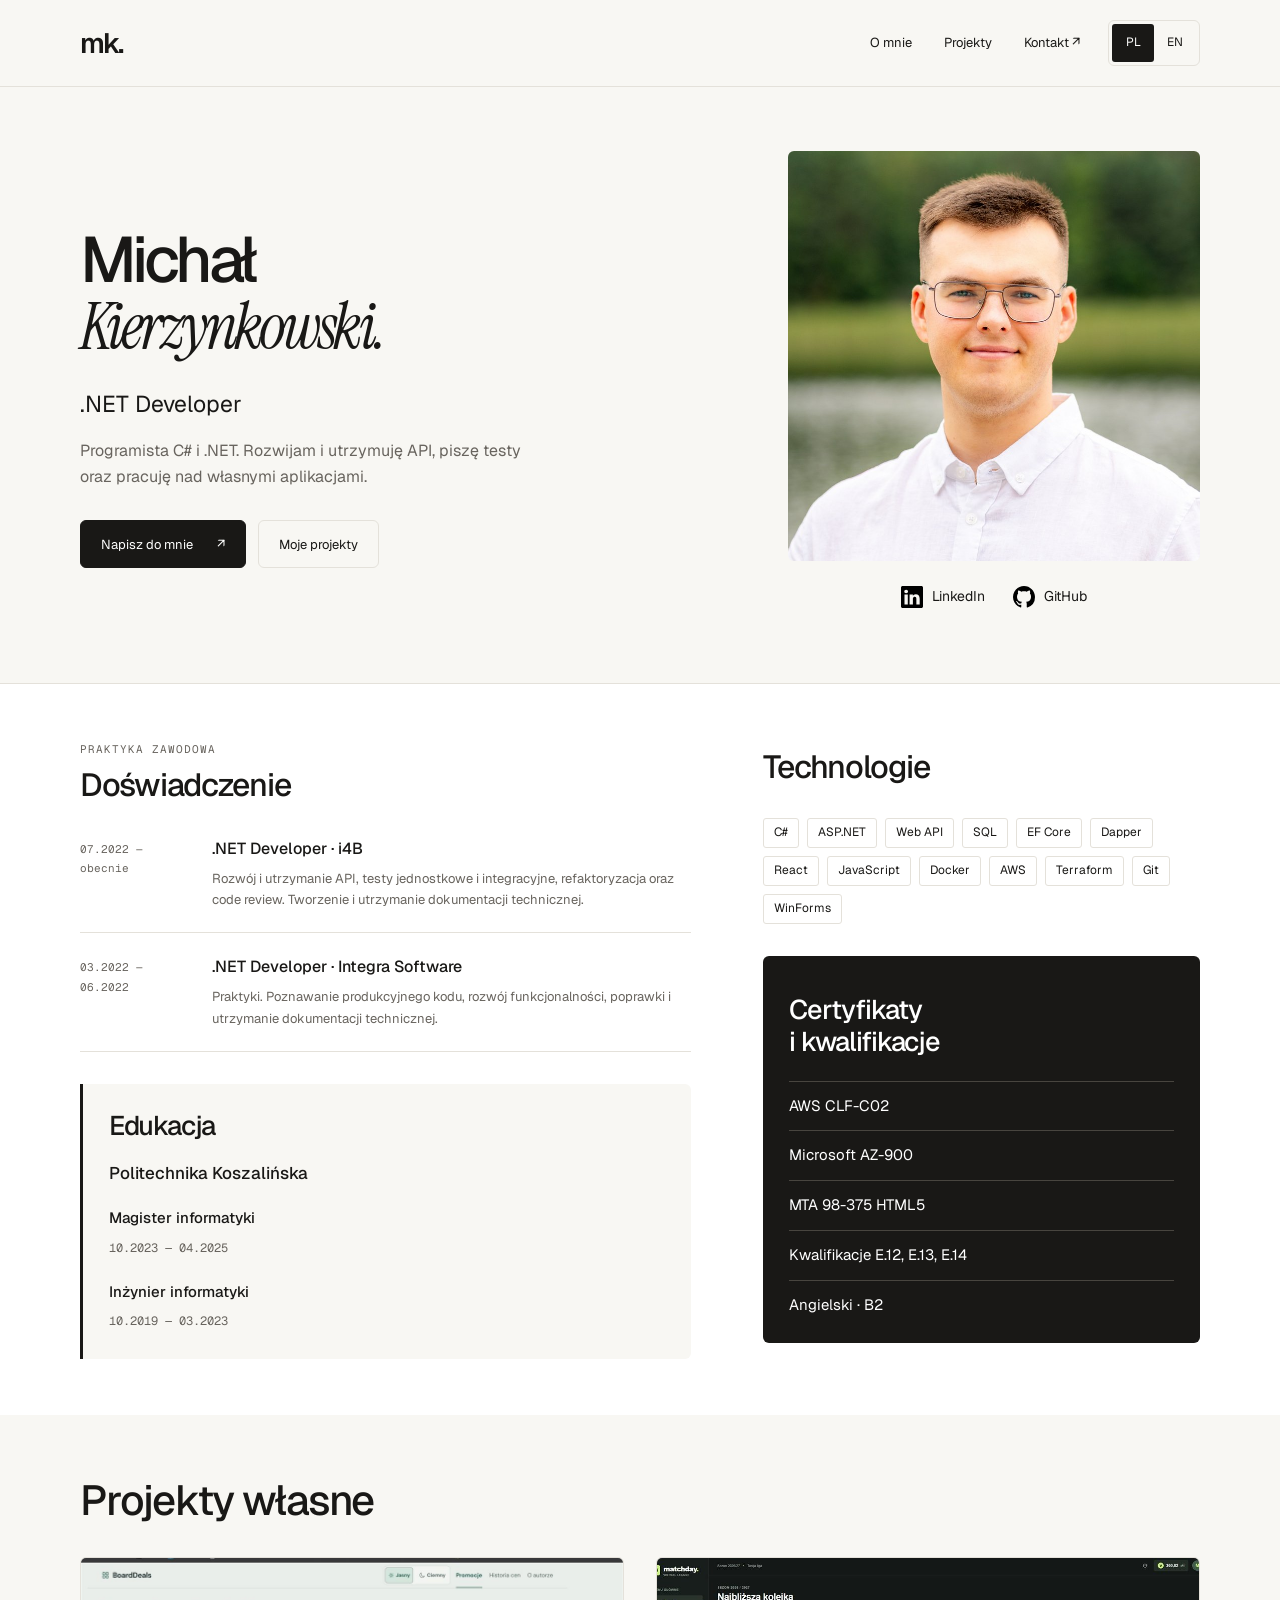
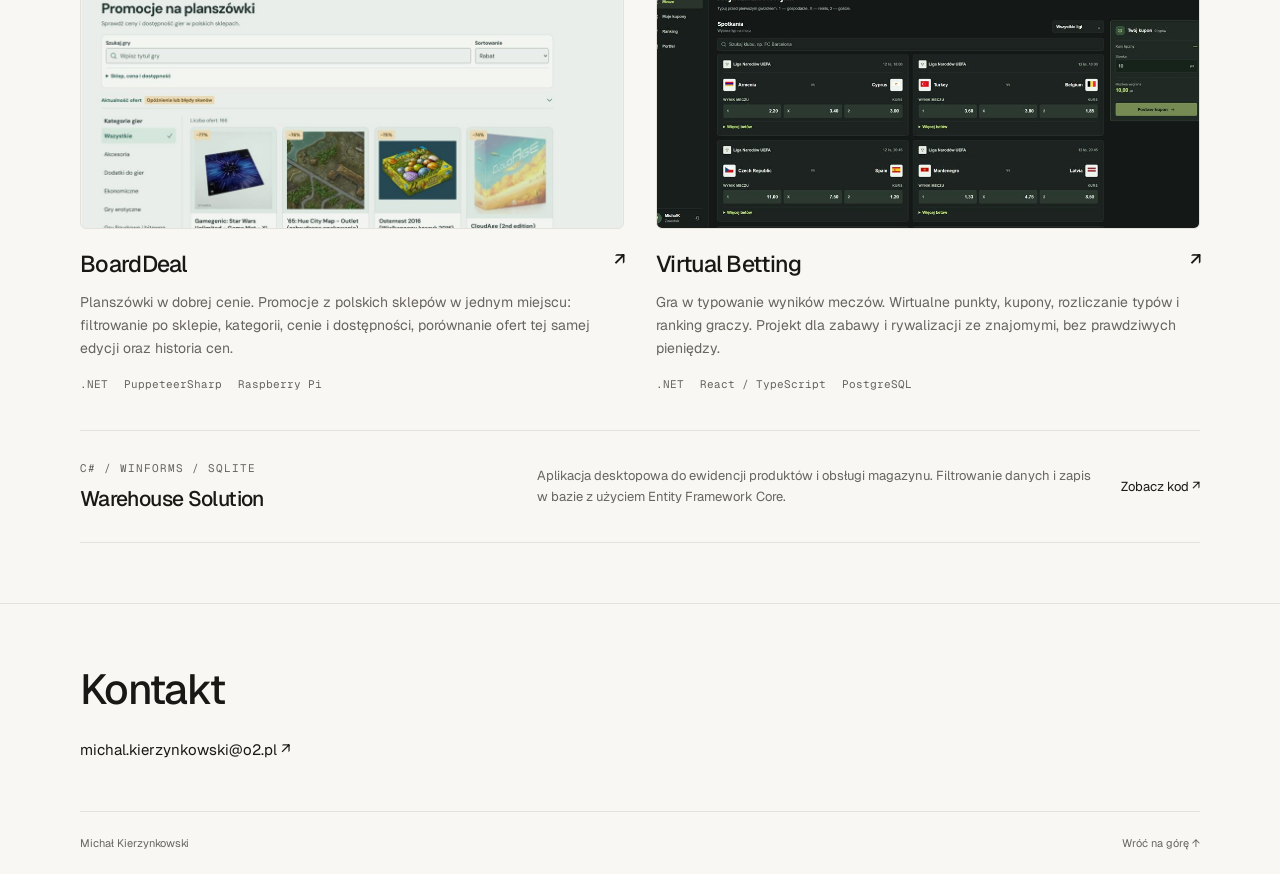
<file: index.html>
<!doctype html>
<html lang="pl">
<head>
  <meta charset="utf-8">
  <meta name="viewport" content="width=device-width, initial-scale=1">
  <meta name="theme-color" content="#f8f7f3">
  <title>Michał Kierzynkowski — .NET Developer</title>
  <meta name="description" content="Michał Kierzynkowski — .NET Developer. Doświadczenie w C#, ASP.NET i Web API. Poznaj moje projekty: BoardDeal, Virtual Betting i Warehouse Solution.">
  <meta property="og:title" content="Michał Kierzynkowski — .NET Developer">
  <meta property="og:description" content="Doświadczenie zawodowe i projekty Michała Kierzynkowskiego, programisty C# i .NET.">
  <meta property="og:type" content="website">
  <link rel="icon" href="assets/favicon.svg" type="image/svg+xml">
  <link rel="preconnect" href="https://fonts.googleapis.com">
  <link rel="preconnect" href="https://fonts.gstatic.com" crossorigin>
  <link href="https://fonts.googleapis.com/css2?family=Geist:wght@400;500;600&family=Geist+Mono:wght@400;500&family=Instrument+Serif:ital@0;1&display=swap" rel="stylesheet">
  <link rel="stylesheet" href="styles.css?v=5">
  <link rel="alternate" hreflang="pl" href="index.html">
  <link rel="alternate" hreflang="en" href="en.html">
</head>
<body>
  <a class="skip-link" href="#main">Przejdź do treści</a>
  <header class="site-header">
    <nav class="container navigation" aria-label="Nawigacja główna">
      <a class="logo" href="#main" aria-label="Michał Kierzynkowski — początek strony">mk.</a>
      <div class="nav-controls">
        <div class="nav-links"><a href="#o-mnie">O mnie</a><a href="#projekty">Projekty</a><a href="#kontakt">Kontakt <span aria-hidden="true">↗</span></a></div>
        <div class="language-switch" role="group" aria-label="Język strony"><a href="index.html" lang="pl" aria-label="Polski" aria-current="page">PL</a><a href="en.html" lang="en" aria-label="English">EN</a></div>
      </div>
    </nav>
  </header>
  <main id="main">
    <section class="container hero" aria-labelledby="hero-title">
      <div class="hero-copy">
        <h1 id="hero-title">Michał<br><em>Kierzynkowski.</em></h1>
        <p class="role">.NET Developer</p>
        <p class="intro">Programista C# i .NET. Rozwijam i utrzymuję API, piszę testy oraz pracuję nad własnymi aplikacjami.</p>
        <div class="actions"><a class="button button-primary" href="mailto:michal.kierzynkowski@o2.pl">Napisz do mnie <span aria-hidden="true">↗</span></a><a class="button" href="#projekty">Moje projekty</a></div>
      </div>
      <div class="hero-profile">
        <img class="portrait" src="assets/portrait.jpg" width="821" height="1231" alt="Michał Kierzynkowski" fetchpriority="high">
        <div class="profile-links" aria-label="Profile społecznościowe">
          <a href="https://www.linkedin.com/in/micha%C5%82-kierzynkowski-20bb76222/" target="_blank" rel="noopener noreferrer"><img src="assets/linkedin.svg" width="22" height="22" alt="">LinkedIn<span class="sr-only"> — nowa karta</span></a>
          <a href="https://github.com/MichalKierzynkowski" target="_blank" rel="noopener noreferrer"><img src="assets/github.svg" width="22" height="22" alt="">GitHub<span class="sr-only"> — nowa karta</span></a>
        </div>
      </div>
    </section>
    <section id="o-mnie" class="cv-section" aria-label="Doświadczenie i umiejętności">
      <div class="container cv-grid">
        <div>
          <p class="eyebrow">Praktyka zawodowa</p>
          <h2>Doświadczenie</h2>
          <article class="position"><p class="date">07.2022 — obecnie</p><div><h3>.NET Developer <span>· i4B</span></h3><p>Rozwój i utrzymanie API, testy jednostkowe i integracyjne, refaktoryzacja oraz code review. Tworzenie i utrzymanie dokumentacji technicznej.</p></div></article>
          <article class="position"><p class="date">03.2022 — 06.2022</p><div><h3>.NET Developer <span>· Integra Software</span></h3><p>Praktyki. Poznawanie produkcyjnego kodu, rozwój funkcjonalności, poprawki i utrzymanie dokumentacji technicznej.</p></div></article>
          <section class="education" aria-labelledby="education-title"><h2 id="education-title">Edukacja</h2><h3>Politechnika Koszalińska</h3><ul><li><strong>Magister informatyki</strong><span class="date">10.2023 — 04.2025</span></li><li><strong>Inżynier informatyki</strong><span class="date">10.2019 — 03.2023</span></li></ul></section>
        </div>
        <div class="skills">
          <h2>Technologie</h2>
          <ul class="skill-list" aria-label="Technologie"><li>C#</li><li>ASP.NET</li><li>Web API</li><li>SQL</li><li>EF Core</li><li>Dapper</li><li>React</li><li>JavaScript</li><li>Docker</li><li>AWS</li><li>Terraform</li><li>Git</li><li>WinForms</li></ul>
          <section class="qualifications" aria-labelledby="qualifications-title"><h2 id="qualifications-title">Certyfikaty<br>i kwalifikacje</h2><ul><li>AWS CLF-C02</li><li>Microsoft AZ-900</li><li>MTA 98-375 HTML5</li><li>Kwalifikacje E.12, E.13, E.14</li><li>Angielski · B2</li></ul></section>
        </div>
      </div>
    </section>
    <section id="projekty" class="container projects-section" aria-labelledby="projects-title">
      <div class="section-heading"><h2 id="projects-title">Projekty własne</h2></div>
      <div class="projects-grid">
        <article class="project">
          <a class="project-link" href="https://board-deal.byst.re/" target="_blank" rel="noopener noreferrer" aria-label="BoardDeal — otwórz aplikację w nowej karcie"><div class="project-image"><img src="assets/boarddeal.jpg" alt="BoardDeal — lista promocji gier planszowych z filtrami i porównaniem cen" width="1100" height="704" loading="lazy"></div><h3>BoardDeal <span aria-hidden="true">↗</span></h3></a>
          <p>Planszówki w dobrej cenie. Promocje z polskich sklepów w jednym miejscu: filtrowanie po sklepie, kategorii, cenie i dostępności, porównanie ofert tej samej edycji oraz historia cen.</p>
          <ul class="project-tags" aria-label="Technologie BoardDeal"><li>.NET</li><li>PuppeteerSharp</li><li>Raspberry Pi</li></ul>
        </article>
        <article class="project">
          <a class="project-link" href="https://virtualbetting.byst.re/" target="_blank" rel="noopener noreferrer" aria-label="Virtual Betting — otwórz aplikację w nowej karcie"><div class="project-image"><img src="assets/virtual-betting.jpg" alt="Virtual Betting — mecze piłkarskie, kursy i kupon z wirtualnymi punktami" width="1100" height="530" loading="lazy"></div><h3>Virtual Betting <span aria-hidden="true">↗</span></h3></a>
          <p>Gra w typowanie wyników meczów. Wirtualne punkty, kupony, rozliczanie typów i ranking graczy. Projekt dla zabawy i rywalizacji ze znajomymi, bez prawdziwych pieniędzy.</p>
          <ul class="project-tags" aria-label="Technologie Virtual Betting"><li>.NET</li><li>React / TypeScript</li><li>PostgreSQL</li></ul>
        </article>
      </div>
      <article class="warehouse"><div><p class="eyebrow">C# / WinForms / SQLite</p><h3>Warehouse Solution</h3></div><p>Aplikacja desktopowa do ewidencji produktów i obsługi magazynu. Filtrowanie danych i zapis w bazie z użyciem Entity Framework Core.</p><a href="https://github.com/MichalKierzynkowski/WareHouseSolution" target="_blank" rel="noopener noreferrer">Zobacz kod <span aria-hidden="true">↗</span><span class="sr-only"> — nowa karta</span></a></article>
    </section>
  </main>
  <footer id="kontakt" class="contact">
    <div class="container contact-inner"><div><h2>Kontakt</h2><a class="email" href="mailto:michal.kierzynkowski@o2.pl">michal.kierzynkowski@o2.pl <span aria-hidden="true">↗</span></a></div></div>
    <div class="container footer-note"><span>Michał Kierzynkowski</span><a href="#main">Wróć na górę ↑</a></div>
  </footer>
</body>
</html>
</file>
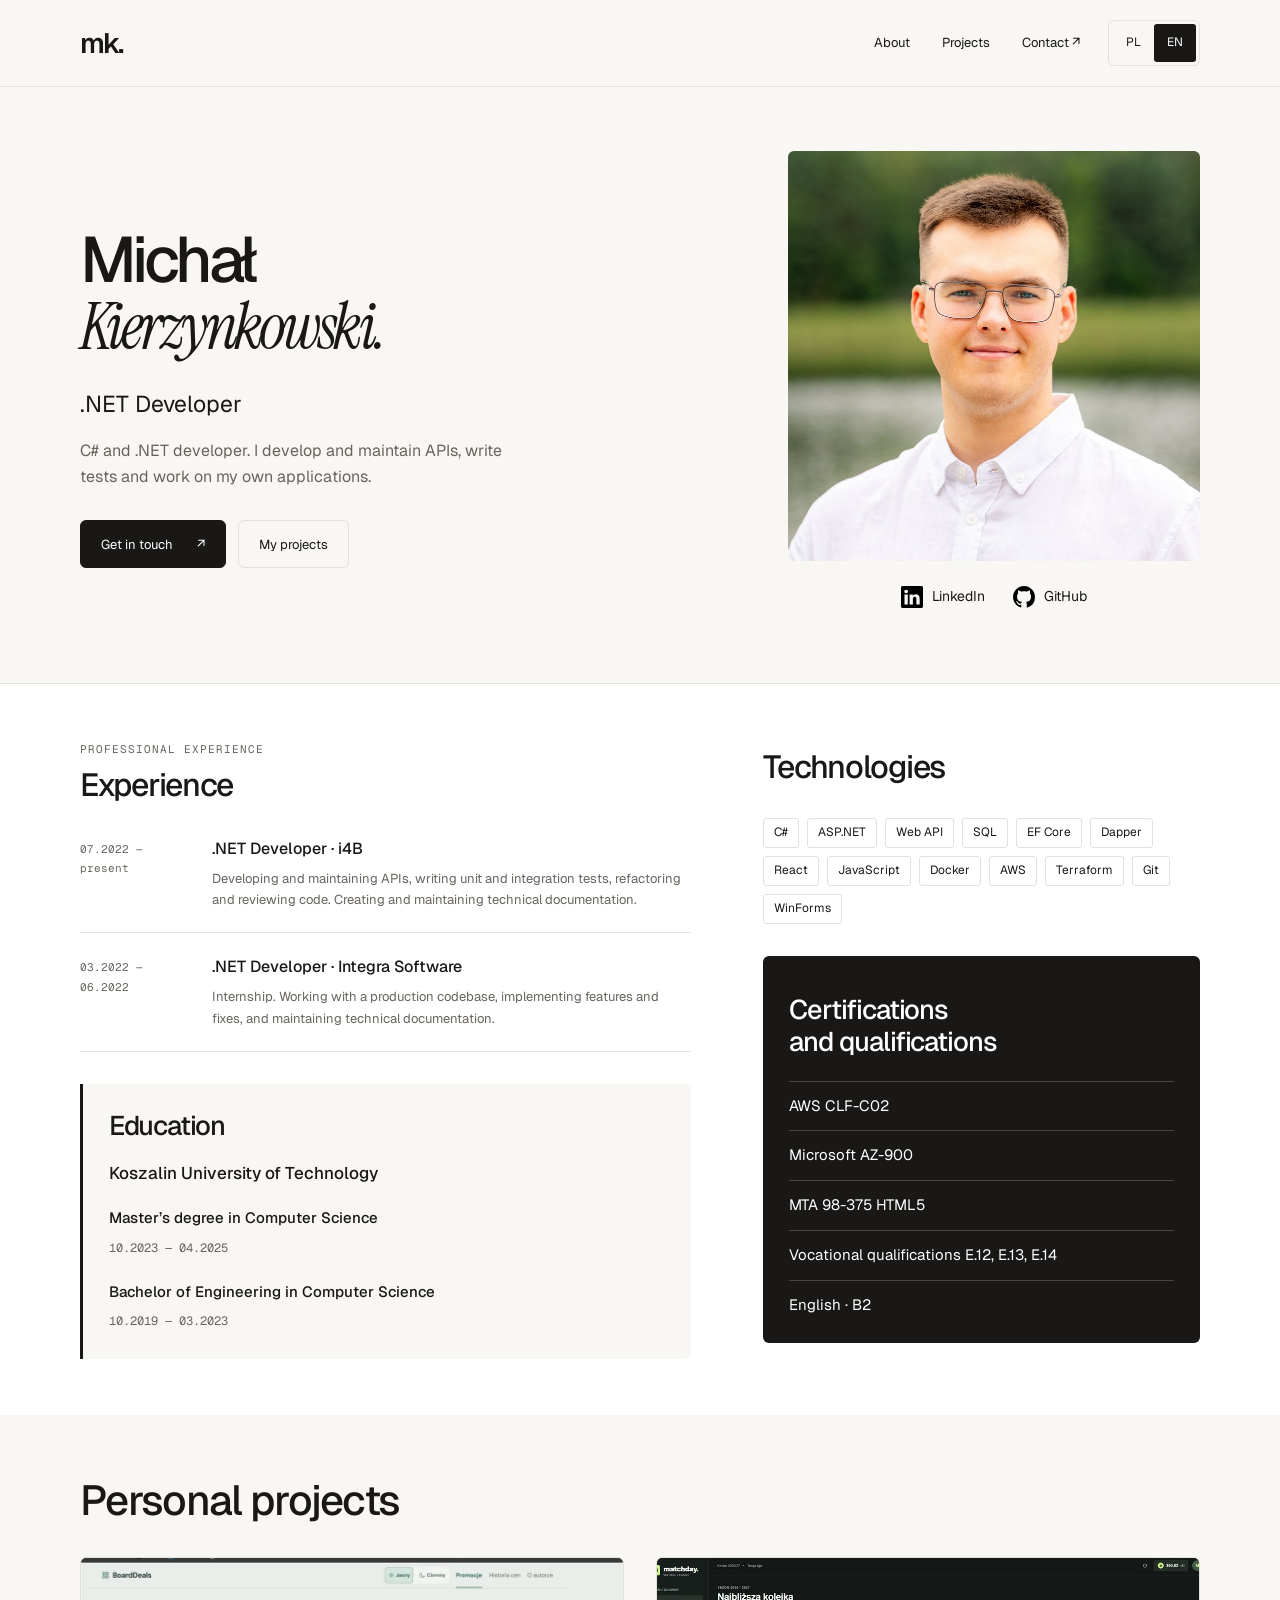
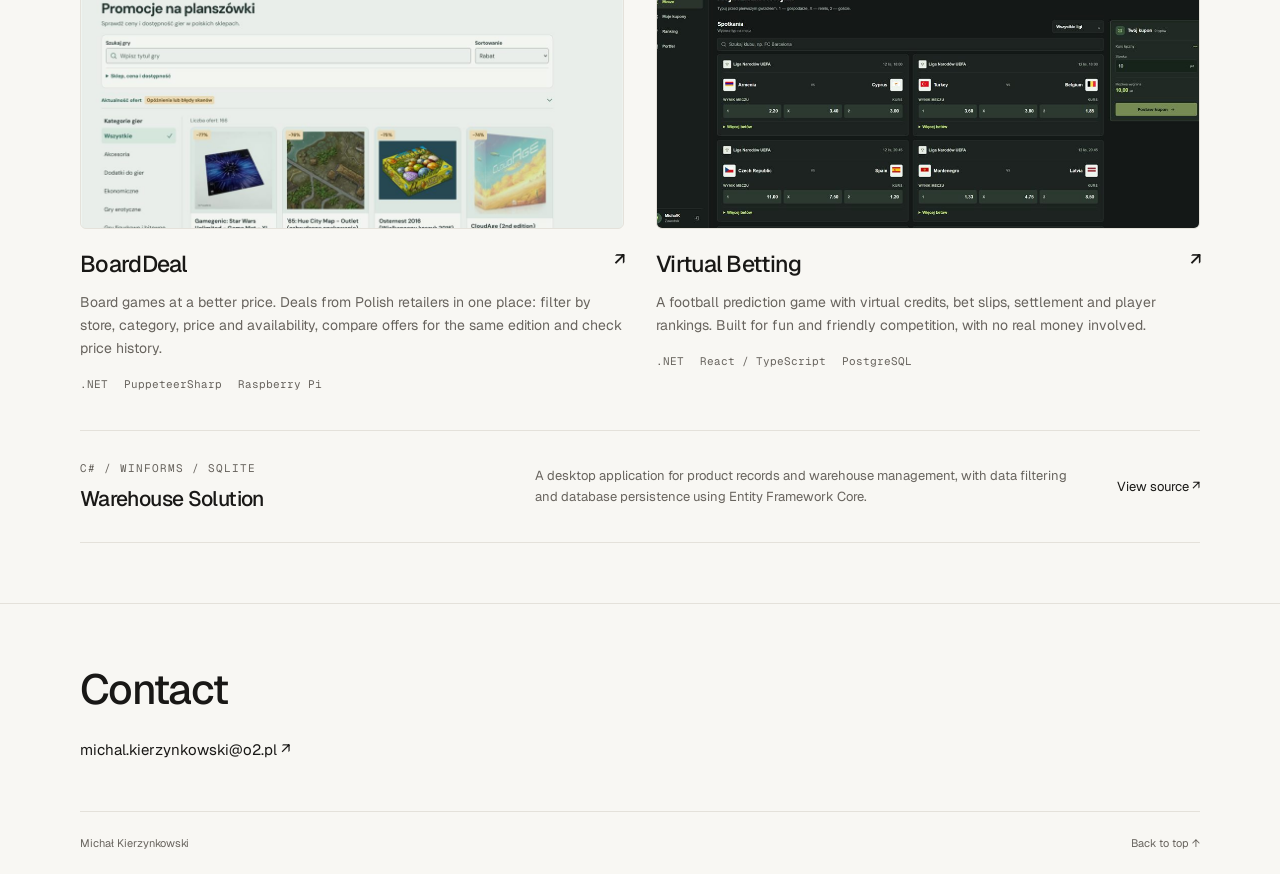
<file: en.html>
<!doctype html>
<html lang="en">
<head>
  <meta charset="utf-8">
  <meta name="viewport" content="width=device-width, initial-scale=1">
  <meta name="theme-color" content="#f8f7f3">
  <title>Michał Kierzynkowski — .NET Developer</title>
  <meta name="description" content="Michał Kierzynkowski — .NET Developer. Experience in C#, ASP.NET and Web APIs. Explore my projects: BoardDeal, Virtual Betting and Warehouse Solution.">
  <meta property="og:title" content="Michał Kierzynkowski — .NET Developer">
  <meta property="og:description" content="Professional experience and projects by Michał Kierzynkowski, a C# and .NET developer.">
  <meta property="og:type" content="website">
  <link rel="icon" href="assets/favicon.svg" type="image/svg+xml">
  <link rel="preconnect" href="https://fonts.googleapis.com">
  <link rel="preconnect" href="https://fonts.gstatic.com" crossorigin>
  <link href="https://fonts.googleapis.com/css2?family=Geist:wght@400;500;600&family=Geist+Mono:wght@400;500&family=Instrument+Serif:ital@0;1&display=swap" rel="stylesheet">
  <link rel="stylesheet" href="styles.css?v=5">
  <link rel="alternate" hreflang="pl" href="index.html">
  <link rel="alternate" hreflang="en" href="en.html">
</head>
<body>
  <a class="skip-link" href="#main">Skip to content</a>
  <header class="site-header">
    <nav class="container navigation" aria-label="Main navigation">
      <a class="logo" href="#main" aria-label="Michał Kierzynkowski — home">mk.</a>
      <div class="nav-controls">
        <div class="nav-links"><a href="#o-mnie">About</a><a href="#projekty">Projects</a><a href="#kontakt">Contact <span aria-hidden="true">↗</span></a></div>
        <div class="language-switch" role="group" aria-label="Website language"><a href="index.html" lang="pl" aria-label="Polski">PL</a><a href="en.html" lang="en" aria-label="English" aria-current="page">EN</a></div>
      </div>
    </nav>
  </header>
  <main id="main">
    <section class="container hero" aria-labelledby="hero-title">
      <div class="hero-copy">
        <h1 id="hero-title">Michał<br><em>Kierzynkowski.</em></h1>
        <p class="role">.NET Developer</p>
        <p class="intro">C# and .NET developer. I develop and maintain APIs, write tests and work on my own applications.</p>
        <div class="actions"><a class="button button-primary" href="mailto:michal.kierzynkowski@o2.pl">Get in touch <span aria-hidden="true">↗</span></a><a class="button" href="#projekty">My projects</a></div>
      </div>
      <div class="hero-profile">
        <img class="portrait" src="assets/portrait.jpg" width="821" height="1231" alt="Michał Kierzynkowski" fetchpriority="high">
        <div class="profile-links" aria-label="Social profiles">
          <a href="https://www.linkedin.com/in/micha%C5%82-kierzynkowski-20bb76222/" target="_blank" rel="noopener noreferrer"><img src="assets/linkedin.svg" width="22" height="22" alt="">LinkedIn<span class="sr-only"> — new tab</span></a>
          <a href="https://github.com/MichalKierzynkowski" target="_blank" rel="noopener noreferrer"><img src="assets/github.svg" width="22" height="22" alt="">GitHub<span class="sr-only"> — new tab</span></a>
        </div>
      </div>
    </section>
    <section id="o-mnie" class="cv-section" aria-label="Experience and skills">
      <div class="container cv-grid">
        <div>
          <p class="eyebrow">Professional experience</p>
          <h2>Experience</h2>
          <article class="position"><p class="date">07.2022 — present</p><div><h3>.NET Developer <span>· i4B</span></h3><p>Developing and maintaining APIs, writing unit and integration tests, refactoring and reviewing code. Creating and maintaining technical documentation.</p></div></article>
          <article class="position"><p class="date">03.2022 — 06.2022</p><div><h3>.NET Developer <span>· Integra Software</span></h3><p>Internship. Working with a production codebase, implementing features and fixes, and maintaining technical documentation.</p></div></article>
          <section class="education" aria-labelledby="education-title"><h2 id="education-title">Education</h2><h3>Koszalin University of Technology</h3><ul><li><strong>Master’s degree in Computer Science</strong><span class="date">10.2023 — 04.2025</span></li><li><strong>Bachelor of Engineering in Computer Science</strong><span class="date">10.2019 — 03.2023</span></li></ul></section>
        </div>
        <div class="skills">
          <h2>Technologies</h2>
          <ul class="skill-list" aria-label="Technologies"><li>C#</li><li>ASP.NET</li><li>Web API</li><li>SQL</li><li>EF Core</li><li>Dapper</li><li>React</li><li>JavaScript</li><li>Docker</li><li>AWS</li><li>Terraform</li><li>Git</li><li>WinForms</li></ul>
          <section class="qualifications" aria-labelledby="qualifications-title"><h2 id="qualifications-title">Certifications<br>and qualifications</h2><ul><li>AWS CLF-C02</li><li>Microsoft AZ-900</li><li>MTA 98-375 HTML5</li><li>Vocational qualifications E.12, E.13, E.14</li><li>English · B2</li></ul></section>
        </div>
      </div>
    </section>
    <section id="projekty" class="container projects-section" aria-labelledby="projects-title">
      <div class="section-heading"><h2 id="projects-title">Personal projects</h2></div>
      <div class="projects-grid">
        <article class="project">
          <a class="project-link" href="https://board-deal.byst.re/" target="_blank" rel="noopener noreferrer" aria-label="BoardDeal — open application in a new tab"><div class="project-image"><img src="assets/boarddeal.jpg" alt="BoardDeal — board game deals with filters and price comparisons" width="1100" height="704" loading="lazy"></div><h3>BoardDeal <span aria-hidden="true">↗</span></h3></a>
          <p>Board games at a better price. Deals from Polish retailers in one place: filter by store, category, price and availability, compare offers for the same edition and check price history.</p>
          <ul class="project-tags" aria-label="BoardDeal technologies"><li>.NET</li><li>PuppeteerSharp</li><li>Raspberry Pi</li></ul>
        </article>
        <article class="project">
          <a class="project-link" href="https://virtualbetting.byst.re/" target="_blank" rel="noopener noreferrer" aria-label="Virtual Betting — open application in a new tab"><div class="project-image"><img src="assets/virtual-betting.jpg" alt="Virtual Betting — football fixtures, odds and a bet slip with virtual credits" width="1100" height="530" loading="lazy"></div><h3>Virtual Betting <span aria-hidden="true">↗</span></h3></a>
          <p>A football prediction game with virtual credits, bet slips, settlement and player rankings. Built for fun and friendly competition, with no real money involved.</p>
          <ul class="project-tags" aria-label="Virtual Betting technologies"><li>.NET</li><li>React / TypeScript</li><li>PostgreSQL</li></ul>
        </article>
      </div>
      <article class="warehouse"><div><p class="eyebrow">C# / WinForms / SQLite</p><h3>Warehouse Solution</h3></div><p>A desktop application for product records and warehouse management, with data filtering and database persistence using Entity Framework Core.</p><a href="https://github.com/MichalKierzynkowski/WareHouseSolution" target="_blank" rel="noopener noreferrer">View source <span aria-hidden="true">↗</span><span class="sr-only"> — new tab</span></a></article>
    </section>
  </main>
  <footer id="kontakt" class="contact">
    <div class="container contact-inner"><div><h2>Contact</h2><a class="email" href="mailto:michal.kierzynkowski@o2.pl">michal.kierzynkowski@o2.pl <span aria-hidden="true">↗</span></a></div></div>
    <div class="container footer-note"><span>Michał Kierzynkowski</span><a href="#main">Back to top ↑</a></div>
  </footer>
</body>
</html>
</file>
<file: styles.css>
:root { color-scheme: light; --paper:#f8f7f3; --ink:#191816; --muted:#68645e; --line:#e4e1da; --white:#fff; font-family:'Geist',sans-serif; color:var(--ink); background:var(--paper); }
*, *::before, *::after { box-sizing:border-box; }
html { scroll-behavior:smooth; scroll-padding-top:24px; }
body { margin:0; font-size:16px; line-height:1.65; -webkit-font-smoothing:antialiased; }
h1,h2,h3,p { margin:0; }
a { color:inherit; text-decoration:none; text-underline-offset:5px; }
a:hover { text-decoration:underline; }
a:focus-visible { outline:2px solid var(--ink); outline-offset:5px; }
img { display:block; max-width:100%; }
em { font-family:'Instrument Serif',Georgia,serif; font-weight:400; }
ul { list-style:none; padding:0; margin:0; }
.container { width:min(1120px,100% - 96px); margin-inline:auto; }
.eyebrow { font-family:'Geist Mono',monospace; font-size:11px; letter-spacing:.09em; text-transform:uppercase; color:var(--muted); }
.site-header { border-bottom:1px solid var(--line); }
.navigation { min-height:86px; display:flex; align-items:center; justify-content:space-between; gap:24px; }
.logo { font-size:28px; font-weight:600; letter-spacing:-2px; }
.nav-links { display:flex; gap:32px; font-size:13px; }
.nav-links a { padding-block:12px; }
.nav-controls { display:flex; align-items:center; justify-content:flex-end; flex-wrap:wrap; gap:16px 28px; }
.language-switch { display:flex; border:1px solid var(--line); border-radius:6px; padding:3px; }
.language-switch a { display:grid; place-items:center; min-width:42px; min-height:38px; font-size:12px; border-radius:3px; }
.language-switch a[aria-current="page"] { background:var(--ink); color:var(--white); }
.hero { display:grid; grid-template-columns:1.25fr .8fr; gap:64px; align-items:center; padding-block:64px; }
h1 { font-size:clamp(45px,5vw,70px); font-weight:500; line-height:1.04; letter-spacing:-.055em; margin-block:25px; }
.role { font-size:23px; margin-bottom:14px; }
.intro { max-width:450px; color:var(--muted); }
.portrait { width:100%; height:410px; object-fit:cover; object-position:center top; border-radius:6px; }
.profile-links { display:flex; justify-content:center; flex-wrap:wrap; gap:12px 28px; margin-top:14px; }
.profile-links a { display:inline-flex; align-items:center; gap:9px; min-height:44px; font-size:14px; }
.profile-links img { flex-shrink:0; }
.actions { display:flex; flex-wrap:wrap; gap:12px; margin-top:30px; }
.button { display:inline-flex; align-items:center; justify-content:center; gap:24px; border:1px solid var(--line); border-radius:6px; min-height:48px; padding:11px 20px; font-size:13px; transition:background .15s; }
.button:hover { background:#ece9e2; text-decoration:none; }
.button-primary { color:var(--white); background:var(--ink); border-color:var(--ink); }
.button-primary:hover { background:#37342f; }
.cv-section { border-top:1px solid var(--line); background:var(--white); }
.cv-grid { display:grid; grid-template-columns:1.4fr 1fr; gap:72px; padding-block:56px; }
h2 { font-size:32px; font-weight:500; letter-spacing:-.04em; line-height:1.2; }
.cv-grid h2 { margin-top:8px; margin-bottom:32px; }
h3 { font-size:16px; font-weight:500; line-height:1.5; }
.position { display:grid; grid-template-columns:112px 1fr; gap:20px; padding-block:22px; border-bottom:1px solid var(--line); }
.position:first-of-type { padding-top:0; }
.date { color:var(--muted); font:11px/1.8 'Geist Mono',monospace; padding-top:3px; }
.position h3 span { white-space:normal; }
.position p:not(.date) { color:var(--muted); font-size:13px; margin-top:7px; }
.education { margin-top:32px; padding:26px; background:var(--paper); border-left:3px solid var(--ink); border-radius:0 6px 6px 0; }
.cv-grid .education h2 { font-size:27px; margin:0 0 18px; }
.education h3 { font-size:17px; }
.education li { display:flex; flex-direction:column; gap:4px; margin-top:20px; }
.education strong { font-size:15px; font-weight:500; }
.education .date { font-size:12px; }
.skill-list { display:flex; flex-wrap:wrap; gap:8px; }
.skill-list li { font-size:12px; border:1px solid var(--line); border-radius:3px; padding:4px 10px; }
.qualifications { margin-top:32px; padding:26px; background:var(--ink); color:var(--white); border-radius:6px; }
.qualifications .eyebrow { color:#c5c1ba; }
.cv-grid .qualifications h2 { font-size:27px; margin:12px 0 22px; }
.qualifications li { font-size:15px; padding-block:12px; border-top:1px solid #48453f; }
.qualifications li:last-child { padding-bottom:0; }
.projects-section { padding-block:60px; }
.section-heading { display:flex; justify-content:space-between; align-items:end; flex-wrap:wrap; gap:15px; margin-bottom:32px; }
.section-heading h2 { font-size:42px; }
.projects-grid { display:grid; grid-template-columns:repeat(2,minmax(0,1fr)); gap:32px; }
.project-image { aspect-ratio:2/1; border:1px solid var(--line); border-radius:6px; overflow:hidden; background:#e9ede9; }
.project-image img { width:100%; height:100%; object-fit:cover; object-position:top; transition:transform .2s; }
.project-link:hover img { transform:scale(1.025); }
.project-link h3 { display:flex; justify-content:space-between; gap:15px; font-size:23px; letter-spacing:-.03em; margin-top:18px; margin-bottom:9px; }
.project-link h3 span { font-size:18px; }
.project>p { font-size:14px; color:var(--muted); }
.project-tags { display:flex; flex-wrap:wrap; gap:8px 16px; color:var(--muted); font:11px/1.6 'Geist Mono',monospace; margin-top:16px; }
.warehouse { display:grid; grid-template-columns:1fr 1.3fr auto; gap:30px; align-items:center; border-block:1px solid var(--line); padding-block:28px; margin-top:36px; }
.warehouse h3 { font-size:21px; letter-spacing:-.03em; margin-top:6px; }
.warehouse>p { font-size:13px; color:var(--muted); }
.warehouse>a { font-size:13px; padding-block:12px; white-space:nowrap; }
.contact { border-top:1px solid var(--line); }
.contact-inner { display:flex; justify-content:space-between; align-items:end; gap:35px; padding-block:48px; }
.contact h2 { font-size:42px; margin-top:12px; margin-bottom:22px; }
.email { font-size:15px; overflow-wrap:anywhere; }
.footer-note { display:flex; justify-content:space-between; flex-wrap:wrap; gap:20px; color:var(--muted); font-size:11px; padding-block:22px; border-top:1px solid var(--line); }
.sr-only, .skip-link:not(:focus) { position:absolute; width:1px; height:1px; padding:0; margin:-1px; overflow:hidden; clip-path:inset(50%); white-space:nowrap; border:0; }
.skip-link:focus { position:absolute; top:12px; left:12px; padding:12px 20px; z-index:2; background:var(--white); }
@media (max-width:1000px) { .hero { gap:36px; } .cv-grid { gap:40px; } .position { grid-template-columns:1fr; gap:5px; } h1 { font-size:clamp(40px,5vw,60px); } .portrait { height:370px; } }
@media (max-width:760px) { .container { width:calc(100% - 48px); } .navigation { min-height:72px; } .nav-links { gap:22px; } .hero { gap:28px; padding-block:40px; } h1 { font-size:clamp(33px,5.5vw,43px); } .intro { font-size:14px; } .portrait { height:320px; } .cv-grid { gap:30px; padding-block:40px; } h2 { font-size:27px; } .projects-section { padding-block:40px; } .projects-grid { gap:24px; } .warehouse { grid-template-columns:1fr 1fr; gap:18px; } .warehouse>a { grid-column:2; } .contact h2 { font-size:34px; } }
@media (max-width:580px) { .hero,.cv-grid,.projects-grid,.warehouse { grid-template-columns:1fr; } .hero { gap:32px; } h1 { font-size:clamp(36px,8.4vw,49px); } .portrait { height:360px; } .cv-grid { gap:40px; } .cv-grid h2 { margin-bottom:25px; } .position { grid-template-columns:1fr; } .section-heading h2 { font-size:34px; } .projects-grid { gap:34px; } .project-image { aspect-ratio:1.65; } .warehouse>a { grid-column:auto; justify-self:start; } .contact-inner { flex-direction:column; align-items:start; padding-block:36px; } .nav-links { gap:18px; font-size:12px; } .email { font-size:14px; } }
@media (prefers-reduced-motion:reduce) { html { scroll-behavior:auto; } *,*::before,*::after { transition:none!important; } }
</file>
